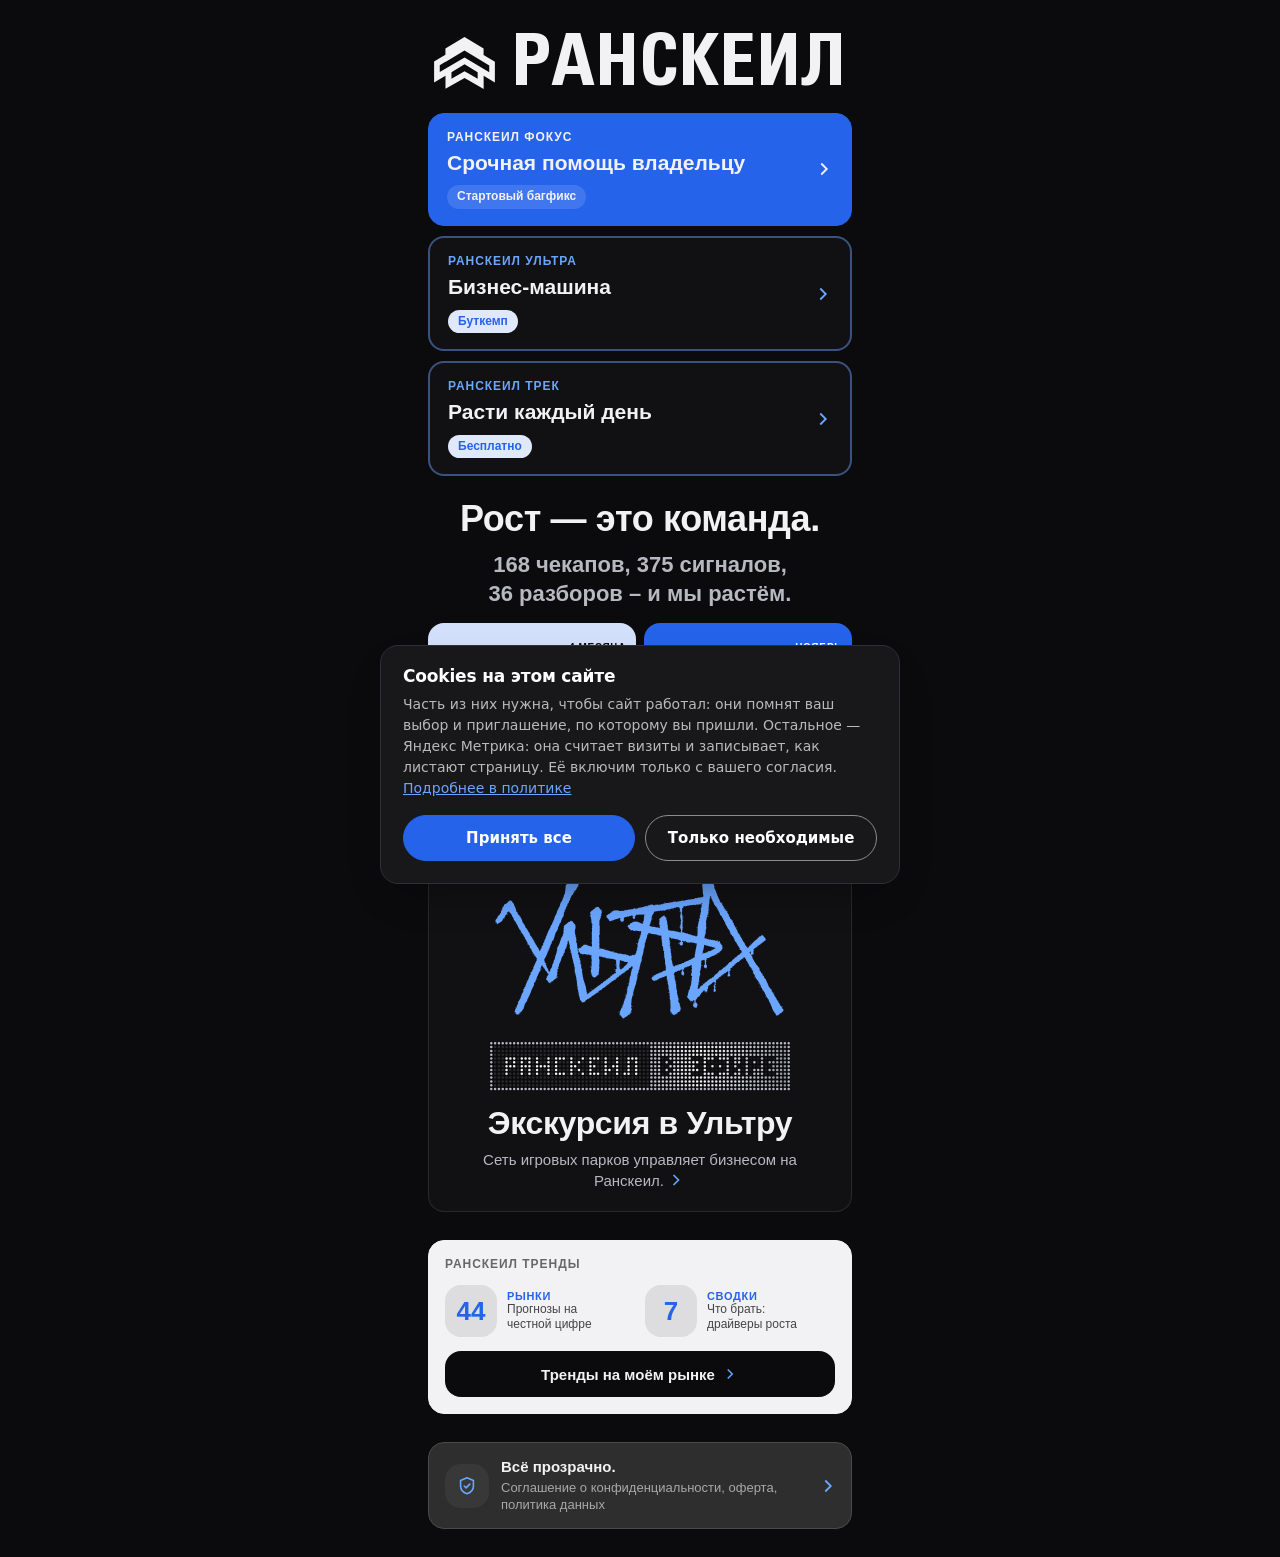
<file: index.html>
<!DOCTYPE html>
<html lang="ru">
<head>
  <meta charset="utf-8">
  <title>Ранскеил</title>
  <meta name="robots" content="noindex">
  <link rel="icon" href="/favicon.svg" type="image/svg+xml">
  <link rel="icon" href="/favicon.png" sizes="32x32" type="image/png">
  <link rel="apple-touch-icon" href="/apple-touch-icon.png">
  <script>
    location.replace('/launch/' + location.search + location.hash)
  </script>
</head>
<body>
  <p><a href="/launch/">Ранскеил</a></p>
</body>
</html>
</file>
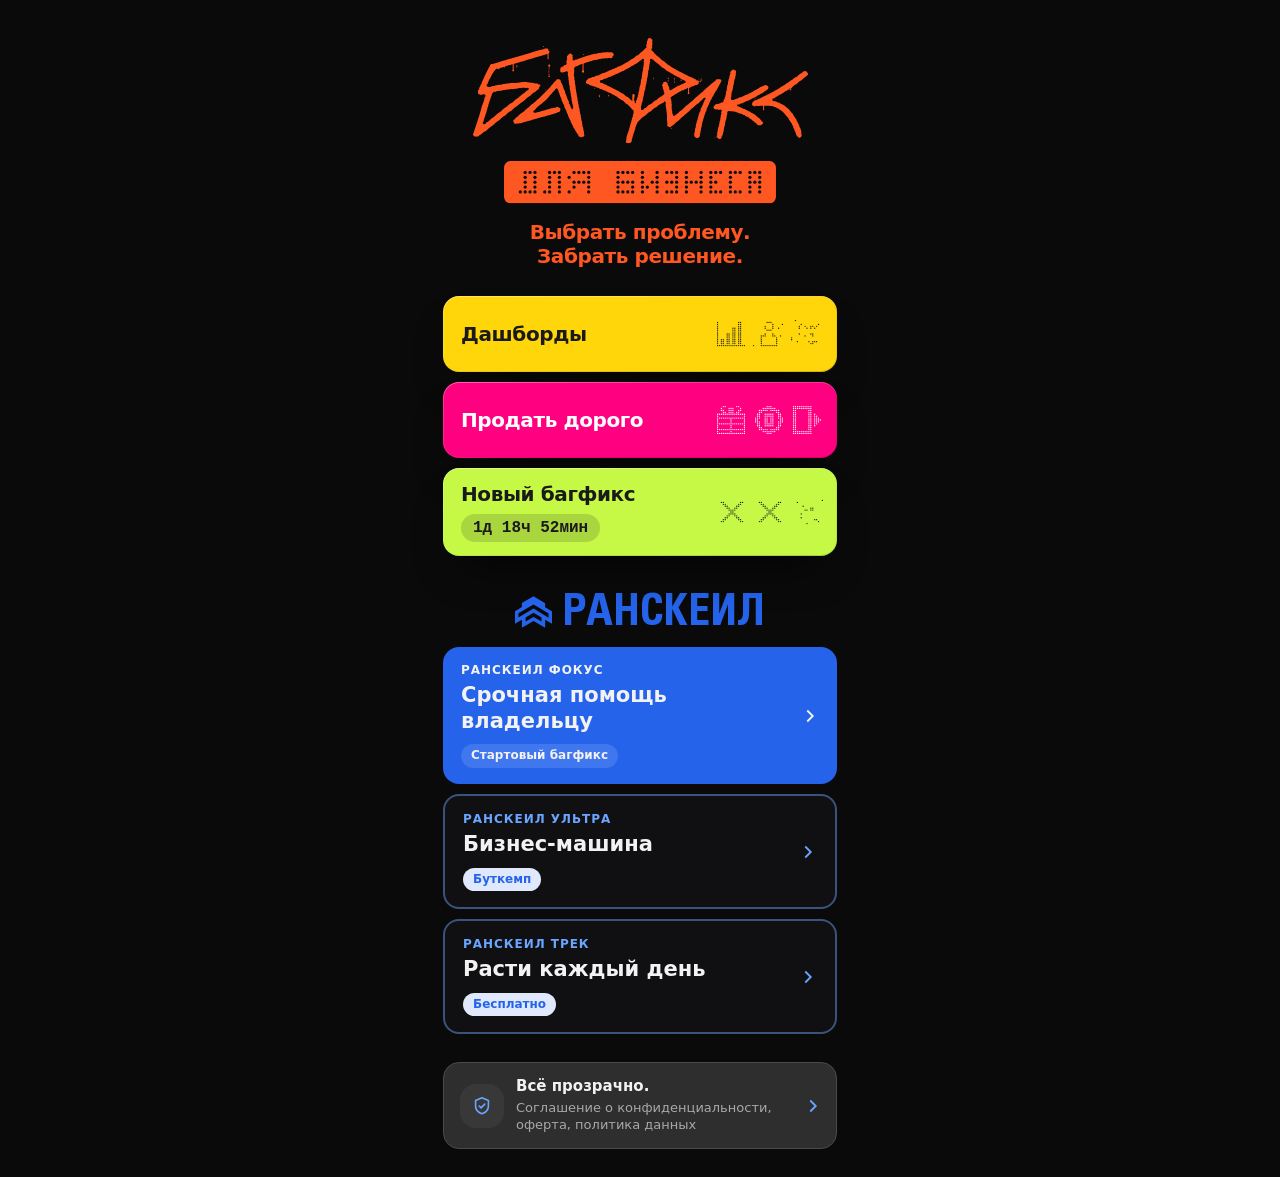
<file: bugfix/index.html>
<!DOCTYPE html>
<html lang="ru">
<head>
  <meta charset="utf-8">
  <meta name="viewport" content="width=device-width, initial-scale=1, viewport-fit=cover">
  <title>Багфикс для бизнеса</title>
  <meta name="robots" content="noindex">
  <meta name="theme-color" content="#0A0A0A">
  <link rel="icon" href="/favicon.svg" type="image/svg+xml">
  <link rel="icon" href="/favicon.png" sizes="32x32" type="image/png">
  <link rel="apple-touch-icon" href="/apple-touch-icon.png">
  <style>
    :root {
      --bg: #0A0A0A;
      --surface: #2E2E2E;
      --surface-2: #383838;
      --sheet: #242424;
      --text: #F2F2F2;
      --text-secondary: #C4C4C4;
      --text-muted: #A8A8A8;
      --action: #2563EB;
      --action-ink: #FFFFFF;
      --action-text: #6AA5FF;
      --negative: #FF5C4D;
      --mark: #FF5722;
      --rim-glow: rgba(255, 255, 255, 0.22);
      --rim-shade: rgba(28, 27, 24, 0.10);
      --card-shadow: 0 24px 48px -24px rgba(0, 0, 0, 0.9);
      --scrim: rgba(0, 0, 0, 0.6);
      color-scheme: dark;
    }
    * { box-sizing: border-box; }
    html, body { margin: 0; background: var(--bg); color: var(--text); }
    body {
      min-height: 100vh;
      font-family: -apple-system, BlinkMacSystemFont, "SF Pro Text", system-ui, sans-serif;
      font-size: 17px;
      -webkit-font-smoothing: antialiased;
    }
    .page {
      width: min(430px, 100%);
      margin: 0 auto;
      padding: max(28px, env(safe-area-inset-top)) 18px max(28px, env(safe-area-inset-bottom));
    }
    h1 {
      margin: 8px 0 0;
      display: flex;
      flex-direction: column;
      align-items: center;
      gap: 16px;
    }
    .mark {
      display: block;
      width: min(100%, 340px);
      aspect-ratio: 1368 / 440;
      background: var(--mark);
      -webkit-mask: url("znak.svg") center / contain no-repeat;
      mask: url("znak.svg") center / contain no-repeat;
    }
    .forbiz { display: block; width: min(80%, 272px); }
    .forbiz svg { display: block; width: 100%; height: auto; }
    .lead {
      margin: 16px 0 28px;
      text-align: center;
      color: var(--mark);
      font-size: 20px;
      font-weight: 600;
      letter-spacing: -0.02em;
      line-height: 1.2;
    }
    .stack { display: flex; flex-direction: column; gap: 10px; }
    .plaque {
      position: relative;
      display: flex;
      align-items: center;
      justify-content: space-between;
      gap: 10px;
      width: 100%;
      min-height: 76px;
      padding: 14px 14px 14px 18px;
      border: 0;
      border-radius: 16px;
      background: var(--hue);
      color: var(--ink);
      font: inherit;
      text-align: left;
      cursor: pointer;
      box-shadow:
        inset 0 1px 0 var(--rim-glow),
        inset 0 -1px 0 var(--rim-shade),
        var(--card-shadow);
      -webkit-tap-highlight-color: transparent;
    }
    .plaque::after {
      content: '';
      position: absolute;
      inset: 0;
      border-radius: inherit;
      padding: 1px;
      background: linear-gradient(150deg, var(--rim-glow) 0%, rgba(255, 255, 255, 0) 45%, var(--rim-shade) 100%);
      -webkit-mask: linear-gradient(#000 0 0) content-box, linear-gradient(#000 0 0);
      mask: linear-gradient(#000 0 0) content-box, linear-gradient(#000 0 0);
      -webkit-mask-composite: xor;
      mask-composite: exclude;
      pointer-events: none;
    }
    .plaque:focus-visible { outline: 2px solid currentColor; outline-offset: 2px; }
    .plaque-copy { flex: 1; min-width: 0; }
    .plaque-line { display: flex; flex-wrap: wrap; align-items: center; gap: 8px; }
    .plaque b {
      font-size: 20px;
      font-weight: 600;
      letter-spacing: -0.02em;
      line-height: 1.2;
    }
    .when {
      flex: none;
      align-self: center;
      display: inline-flex;
      align-items: center;
      padding: 6px 12px;
      border-radius: 999px;
      background: color-mix(in srgb, var(--ink) 16%, transparent);
      font-family: ui-monospace, "SF Mono", Menlo, Consolas, monospace;
      font-size: 16px;
      font-weight: 600;
      letter-spacing: 0;
      line-height: 1;
      white-space: nowrap;
      font-variant-numeric: tabular-nums;
    }
    @font-face {
      font-family: 'Ranscale Display';
      src: url('../fonts/UniversLTCYR-67BoldCond.woff2') format('woff2');
      font-weight: 700;
      font-display: swap;
    }
    .brand {
      display: flex;
      justify-content: center;
      align-items: center;
      gap: 0.22em;
      margin: 40px 0 18px;
      color: var(--action);
      font-family: 'Ranscale Display', 'Arial Narrow', Impact, sans-serif;
      font-size: 44px;
      font-weight: 700;
      line-height: 0.76;
    }
    .brand i {
      display: block;
      height: 0.73em;
      width: calc(0.73em * 1080 / 923.72);
      background: currentColor;
      -webkit-mask: url('../brand/runscale_chevron.svg') center / contain no-repeat;
      mask: url('../brand/runscale_chevron.svg') center / contain no-repeat;
    }
    .doors { display: flex; flex-direction: column; gap: 10px; margin-top: 0; }
    .door {
      display: flex;
      align-items: center;
      gap: 12px;
      padding: 16px 16px 16px 18px;
      border-radius: 16px;
      color: var(--text);
      text-decoration: none;
      -webkit-tap-highlight-color: transparent;
    }
    .door--fill { background: var(--action); }
    .door--line { background: rgba(20, 20, 24, 0.72); border: 2px solid color-mix(in srgb, var(--action-text) 45%, transparent); }
    .door-body { flex: 1; min-width: 0; display: flex; flex-direction: column; align-items: flex-start; gap: 6px; }
    .door-label { font-size: 12px; font-weight: 700; letter-spacing: 0.08em; text-transform: uppercase; }
    .door--line .door-label { color: var(--action-text); }
    .door-name { font-size: 21px; font-weight: 700; line-height: 1.22; }
    .door-badge { margin-top: 4px; padding: 4px 10px; border-radius: 999px; font-size: 12px; font-weight: 600; line-height: 1.3; }
    .door--fill .door-badge { background: rgba(255, 255, 255, 0.12); color: var(--text); }
    .door--line .door-badge { background: color-mix(in srgb, var(--action) 14%, #fff); color: var(--action); }
    .door-go { flex: none; width: 22px; height: 22px; }
    .door--line .door-go { color: var(--action-text); }
    .clear {
      display: grid;
      grid-template-columns: 44px minmax(0, 1fr) 18px;
      gap: 12px;
      align-items: center;
      width: 100%;
      margin-top: 18px;
      text-align: left;
      border: 1px solid #4a4a4a;
      border-radius: 16px;
      background: #2e2e2e;
      color: #f2f2f2;
      padding: 14px 16px;
      font: inherit;
      cursor: pointer;
    }
    .clear-ic { width: 44px; height: 44px; border-radius: 16px; background: #383838; display: grid; place-items: center; color: #6aa5ff; }
    .clear-ic svg, .clear-go { width: 22px; height: 22px; }
    .clear-go { color: #6aa5ff; }
    .clear b { display: block; font-size: 15px; font-weight: 700; line-height: 1.3; }
    .clear small { display: block; margin-top: 2px; font-size: 13px; line-height: 1.35; color: #a8a8a8; }
    .docs-list { display: flex; flex-direction: column; gap: 8px; margin-top: 8px; }
    .docs-list a {
      display: block;
      padding: 14px 16px;
      border-radius: 16px;
      background: var(--surface-2);
      color: var(--text);
      text-decoration: none;
      font-size: 16px;
      font-weight: 600;
    }
    .glyphs { display: flex; align-items: center; gap: 6px; flex: none; color: var(--ink); }
    .glyphs svg { width: 32px; height: 32px; display: block; overflow: visible; }
    .stage { display: flex; justify-content: center; margin: 28px 0 14px; color: var(--ink, var(--text)); }
    .sheet-when { display: flex; justify-content: center; margin: 0 0 18px; }
    .sheet-when[hidden] { display: none; }
    .stage svg { display: block; overflow: visible; }
    .modal {
      position: fixed;
      inset: 0;
      z-index: 80;
      display: flex;
      align-items: flex-end;
      justify-content: center;
    }
    .modal[hidden] { display: none; }
    .scrim { position: absolute; inset: 0; background: var(--scrim); }
    .panel {
      position: relative;
      width: min(100%, 430px);
      max-height: 92dvh;
      margin-top: auto;
      overflow: auto;
      overscroll-behavior: contain;
      background: var(--hue, var(--sheet));
      color: var(--ink, var(--text));
      border-radius: 20px 20px 0 0;
      padding: 10px 20px max(20px, env(safe-area-inset-bottom));
      will-change: transform;
    }
    .grab {
      display: block;
      width: 36px;
      height: 5px;
      margin: 2px auto 6px;
      border-radius: 999px;
      background: color-mix(in srgb, currentColor 35%, transparent);
    }
    .x {
      position: absolute;
      top: 16px;
      right: 16px;
      width: 44px;
      height: 44px;
      border: 0;
      border-radius: 12px;
      background: color-mix(in srgb, var(--ink, var(--text)) 14%, transparent);
      color: var(--ink, var(--text));
      display: grid;
      place-items: center;
      cursor: pointer;
    }
    .x svg { width: 22px; height: 22px; }
    .x:focus-visible, .btn:focus-visible { outline: 2px solid currentColor; outline-offset: 2px; }
    .sr {
      position: absolute;
      width: 1px;
      height: 1px;
      padding: 0;
      margin: -1px;
      overflow: hidden;
      clip: rect(0, 0, 0, 0);
      white-space: nowrap;
      border: 0;
    }
    .acts { display: flex; flex-direction: column; gap: 8px; }
    .btn {
      display: flex;
      align-items: center;
      justify-content: center;
      gap: 8px;
      width: 100%;
      min-height: 52px;
      border: 0;
      border-radius: 16px;
      font: inherit;
      font-size: 17px;
      font-weight: 600;
      cursor: pointer;
      -webkit-tap-highlight-color: transparent;
    }
    .btn-copy {
      background: var(--ink);
      color: var(--hue);
      box-shadow: inset 0 1px 0 rgba(255, 255, 255, 0.28), inset 0 -1px 0 rgba(0, 0, 0, 0.28);
    }
    .copy-mark { display: block; flex: none; }
    .copy-mark[hidden] { display: none; }
    .btn-dl {
      background: color-mix(in srgb, var(--ink) 14%, transparent);
      color: var(--ink);
      box-shadow: inset 0 1px 0 rgba(255, 255, 255, 0.28), inset 0 -1px 0 rgba(0, 0, 0, 0.12);
    }
    .md {
      border-radius: 4px;
      padding: 2px 6px;
      background: var(--ink);
      color: var(--hue);
      font-size: 11px;
      font-weight: 650;
      letter-spacing: 0.04em;
      line-height: 1.3;
    }
    .acts[hidden] { display: none; }
    .note {
      min-height: 0;
      margin: 8px 0 0;
      text-align: center;
      font-size: 13px;
      color: var(--negative);
    }
    .note:empty { display: none; }
  </style>
</head>
<body>
  <main class="page">
    <h1>
      <span class="mark" role="img" aria-label="Багфикс"></span>
      <span class="forbiz" id="forbiz"></span>
    </h1>
    <p class="lead">Выбрать проблему.<br>Забрать решение.</p>
    <div class="stack" id="stack"></div>
    <div class="brand" role="img" aria-label="Ранскеил"><i></i>РАНСКЕИЛ</div>
    <nav class="doors" aria-label="Как начать">
      <a class="door door--fill" data-door="focus">
        <span class="door-body"><span class="door-label">Ранскеил Фокус</span><span class="door-name">Срочная помощь владельцу</span><span class="door-badge">Стартовый багфикс</span></span>
        <svg class="door-go" viewBox="0 0 24 24" fill="none" stroke="currentColor" stroke-width="2" aria-hidden="true"><path d="M9 6l6 6-6 6"/></svg>
      </a>
      <a class="door door--line" data-door="ultra">
        <span class="door-body"><span class="door-label">Ранскеил Ультра</span><span class="door-name">Бизнес-машина</span><span class="door-badge">Буткемп</span></span>
        <svg class="door-go" viewBox="0 0 24 24" fill="none" stroke="currentColor" stroke-width="2" aria-hidden="true"><path d="M9 6l6 6-6 6"/></svg>
      </a>
      <a class="door door--line" data-door="track">
        <span class="door-body"><span class="door-label">Ранскеил Трек</span><span class="door-name">Расти каждый день</span><span class="door-badge">Бесплатно</span></span>
        <svg class="door-go" viewBox="0 0 24 24" fill="none" stroke="currentColor" stroke-width="2" aria-hidden="true"><path d="M9 6l6 6-6 6"/></svg>
      </a>
      <button type="button" class="clear" id="docs-open">
        <span class="clear-ic" aria-hidden="true"><svg viewBox="0 0 24 24" fill="none" stroke="currentColor" stroke-width="1.75" stroke-linecap="round" stroke-linejoin="round"><path d="M12 3 5 6v6c0 4.2 2.7 7.1 7 8.5 4.3-1.4 7-4.3 7-8.5V6l-7-3z"/><path d="m9 12 2 2 4-4"/></svg></span>
        <span><b>Всё прозрачно.</b><small>Соглашение о конфиденциальности, оферта, политика данных</small></span>
        <svg class="clear-go" viewBox="0 0 24 24" fill="none" stroke="currentColor" stroke-width="2" aria-hidden="true"><path d="M9 6l6 6-6 6"/></svg>
      </button>
    </nav>
  </main>

  <div class="modal" id="modal" hidden>
    <div class="scrim" data-close></div>
    <section class="panel" role="dialog" aria-modal="true" aria-labelledby="reel-title">
      <span class="grab" aria-hidden="true"></span>
      <button type="button" class="x" id="close" aria-label="Закрыть">
        <svg viewBox="0 0 24 24" aria-hidden="true"><path d="M6 6l12 12M18 6L6 18" fill="none" stroke="currentColor" stroke-width="2" stroke-linecap="round"/></svg>
      </button>
      <div class="stage" id="stage"></div>
      <h2 id="reel-title" class="sr"></h2>
      <div class="sheet-when" id="sheet-when" hidden><span class="when" id="sheet-when-label"></span></div>
      <div class="acts">
        <button type="button" class="btn btn-copy" id="copy"><span id="copy-label">Забрать багфикс</span><svg class="copy-mark" id="copy-mark" viewBox="0 0 23 17" width="23" height="17" hidden aria-hidden="true"></svg></button>
        <button type="button" class="btn btn-dl" id="download"><span class="lbl">Скачать</span><span class="md">MD</span></button>
      </div>
      <p class="note" id="note"></p>
    </section>
  </div>

  <div class="modal" id="docs" hidden>
    <div class="scrim" data-close></div>
    <section class="panel" role="dialog" aria-modal="true" aria-labelledby="docs-title">
      <span class="grab" aria-hidden="true"></span>
      <button type="button" class="x" id="docs-close" aria-label="Закрыть">
        <svg viewBox="0 0 24 24" aria-hidden="true"><path d="M6 6l12 12M18 6L6 18" fill="none" stroke="currentColor" stroke-width="2" stroke-linecap="round"/></svg>
      </button>
      <h2 id="docs-title" style="margin:36px 0 16px;text-align:center;font-size:28px;font-weight:800;letter-spacing:-0.03em">Всё прозрачно.</h2>
      <div class="docs-list">
        <a href="https://ultra.runscale.ru/terms" target="_blank" rel="noopener noreferrer">Условия использования</a>
        <a href="https://ultra.runscale.ru/confidentiality" target="_blank" rel="noopener noreferrer">Соглашение о конфиденциальности</a>
        <a href="https://ultra.runscale.ru/policy" target="_blank" rel="noopener noreferrer">Политика обработки данных</a>
        <a href="https://ultra.runscale.ru/consent" target="_blank" rel="noopener noreferrer">Согласие на обработку данных</a>
        <a href="https://ultra.runscale.ru/offer" target="_blank" rel="noopener noreferrer">Оферта Ранскеил Фокус</a>
        <a href="mailto:info@runscale.ru">info@runscale.ru</a>
      </div>
    </section>
  </div>

  <script>
    const N = 17
    const STEP = 3
    const R = 1
    const STILL = window.matchMedia('(prefers-reduced-motion: reduce)').matches
    const LETTERS = {
      'А': ['111', '101', '111', '101', '101'],
      'Б': ['1111', '1000', '1111', '1001', '1111'],
      'В': ['110', '101', '110', '101', '110'],
      'Д': ['0111', '0101', '0101', '0101', '1111'],
      'Г': ['111', '100', '100', '100', '100'],
      'Е': ['111', '100', '110', '100', '111'],
      'И': ['1001', '1001', '1011', '1101', '1001'],
      'К': ['1001', '1010', '1100', '1010', '1001'],
      'Л': ['0111', '0101', '0101', '0101', '1101'],
      'Н': ['1001', '1001', '1111', '1001', '1001'],
      'О': ['111', '101', '101', '101', '111'],
      'П': ['1111', '1001', '1001', '1001', '1001'],
      'Ь': ['1000', '1000', '1111', '1001', '1111'],
      'Р': ['111', '101', '111', '100', '100'],
      'С': ['111', '100', '100', '100', '111'],
      'Ф': ['00100', '11111', '10101', '11111', '00100'],
      'Ш': ['10101', '10101', '10101', '10101', '11111'],
      'Э': ['111', '001', '011', '001', '111'],
      'Ы': ['10001', '10001', '11101', '10101', '11101'],
      'Й': ['0110', '1001', '1011', '1101', '1001'],
      'Ч': ['1001', '1001', '1111', '0001', '0001'],
      'Я': ['01111', '10001', '01111', '01001', '10001'],
      'З': ['111', '001', '111', '001', '111'],
      'Т': ['111', '010', '010', '010', '010'],
      '-': ['000', '000', '111', '000', '000'],
    }

    const ICONS = {
      chart: [[1,2],[1,3],[1,4],[1,5],[1,6],[1,7],[1,8],[1,9],[1,10],[1,11],[1,12],[1,13],[1,14],[2,14],[3,11],[3,12],[3,13],[3,14],[4,11],[4,12],[4,13],[4,14],[5,14],[6,8],[6,9],[6,10],[6,11],[6,12],[6,13],[6,14],[7,8],[7,9],[7,10],[7,11],[7,12],[7,13],[7,14],[8,14],[9,5],[9,6],[9,7],[9,8],[9,9],[9,10],[9,11],[9,12],[9,13],[9,14],[10,5],[10,6],[10,7],[10,8],[10,9],[10,10],[10,11],[10,12],[10,13],[10,14],[11,14],[12,2],[12,3],[12,4],[12,5],[12,6],[12,7],[12,8],[12,9],[12,10],[12,11],[12,12],[12,13],[12,14],[13,2],[13,3],[13,4],[13,5],[13,6],[13,7],[13,8],[13,9],[13,10],[13,11],[13,12],[13,13],[13,14],[14,14],[15,14]],
      person: [[4,10],[4,11],[4,12],[4,13],[4,14],[5,9],[5,14],[6,3],[6,4],[6,5],[6,8],[6,9],[6,14],[7,2],[7,6],[7,14],[8,2],[8,6],[8,14],[9,2],[9,6],[9,14],[10,3],[10,4],[10,5],[10,8],[10,9],[10,14],[11,9],[11,14],[12,10],[12,11],[12,12],[12,13],[12,14]],
      answers: [[3,4],[3,5],[3,8],[3,9],[3,12],[3,13],[4,4],[4,5],[4,8],[4,9],[4,12],[4,13],[7,4],[7,5],[7,8],[7,9],[7,12],[7,13],[8,4],[8,5],[8,8],[8,9],[8,12],[8,13],[9,4],[9,5],[9,8],[9,9],[9,12],[9,13],[10,4],[10,5],[10,8],[10,9],[10,12],[10,13],[11,4],[11,5],[11,8],[11,9],[11,12],[11,13],[12,4],[12,5],[12,8],[12,9],[12,12],[12,13],[13,4],[13,5],[13,8],[13,9],[13,12],[13,13]],
      x: [[3,3],[4,3],[3,13],[4,13],[4,4],[5,4],[4,12],[5,12],[5,5],[6,5],[5,11],[6,11],[6,6],[7,6],[6,10],[7,10],[7,7],[8,7],[7,9],[8,9],[8,8],[9,8],[9,9],[10,9],[9,7],[10,7],[10,10],[11,10],[10,6],[11,6],[11,11],[12,11],[11,5],[12,5],[12,12],[13,12],[12,4],[13,4],[13,13],[14,13],[13,3],[14,3]],
      gift: [[4,1],[5,1],[11,1],[12,1],[3,2],[7,2],[8,2],[9,2],[13,2],[3,3],[4,3],[7,3],[8,3],[9,3],[12,3],[13,3],[4,4],[5,4],[7,4],[8,4],[9,4],[11,4],[12,4],[1,5],[2,5],[3,5],[4,5],[5,5],[6,5],[7,5],[8,5],[9,5],[10,5],[11,5],[12,5],[13,5],[14,5],[15,5],[1,6],[15,6],[1,7],[2,7],[3,7],[4,7],[5,7],[6,7],[7,7],[8,7],[9,7],[10,7],[11,7],[12,7],[13,7],[14,7],[15,7],[1,8],[8,8],[15,8],[1,9],[8,9],[15,9],[1,10],[2,10],[3,10],[4,10],[5,10],[6,10],[7,10],[8,10],[9,10],[10,10],[11,10],[12,10],[13,10],[14,10],[15,10],[1,11],[8,11],[15,11],[1,12],[8,12],[15,12],[1,13],[2,13],[3,13],[4,13],[5,13],[6,13],[7,13],[8,13],[9,13],[10,13],[11,13],[12,13],[13,13],[14,13],[15,13],[1,14],[8,14],[15,14],[1,15],[2,15],[3,15],[4,15],[5,15],[6,15],[7,15],[8,15],[9,15],[10,15],[11,15],[12,15],[13,15],[14,15],[15,15]],
      coin: [[7,1],[8,1],[9,1],[5,2],[6,2],[7,2],[8,2],[9,2],[10,2],[11,2],[3,3],[4,3],[5,3],[6,3],[7,3],[9,3],[10,3],[11,3],[12,3],[13,3],[3,4],[4,4],[12,4],[13,4],[2,5],[3,5],[6,5],[7,5],[8,5],[9,5],[10,5],[13,5],[14,5],[2,6],[3,6],[6,6],[7,6],[8,6],[9,6],[10,6],[13,6],[14,6],[1,7],[2,7],[3,7],[6,7],[7,7],[9,7],[10,7],[13,7],[14,7],[15,7],[1,8],[2,8],[6,8],[7,8],[9,8],[10,8],[14,8],[15,8],[1,9],[2,9],[3,9],[6,9],[7,9],[9,9],[10,9],[13,9],[14,9],[15,9],[2,10],[3,10],[6,10],[7,10],[8,10],[9,10],[10,10],[13,10],[14,10],[2,11],[3,11],[6,11],[7,11],[8,11],[9,11],[10,11],[13,11],[14,11],[3,12],[4,12],[12,12],[13,12],[3,13],[4,13],[5,13],[6,13],[7,13],[9,13],[10,13],[11,13],[12,13],[13,13],[5,14],[6,14],[7,14],[8,14],[9,14],[10,14],[11,14],[7,15],[8,15],[9,15]],
      door: [[1,1],[2,1],[3,1],[4,1],[5,1],[6,1],[7,1],[8,1],[9,1],[10,1],[1,2],[2,2],[3,2],[4,2],[5,2],[6,2],[7,2],[8,2],[9,2],[10,2],[1,3],[2,3],[9,3],[10,3],[1,4],[2,4],[9,4],[10,4],[1,5],[2,5],[9,5],[10,5],[12,5],[1,6],[2,6],[9,6],[10,6],[12,6],[13,6],[1,7],[2,7],[9,7],[10,7],[12,7],[13,7],[14,7],[1,8],[2,8],[9,8],[10,8],[12,8],[13,8],[14,8],[15,8],[1,9],[2,9],[9,9],[10,9],[12,9],[13,9],[14,9],[1,10],[2,10],[9,10],[10,10],[12,10],[13,10],[1,11],[2,11],[9,11],[10,11],[12,11],[1,12],[2,12],[9,12],[10,12],[1,13],[2,13],[9,13],[10,13],[1,14],[2,14],[3,14],[4,14],[5,14],[6,14],[7,14],[8,14],[9,14],[10,14],[1,15],[2,15],[3,15],[4,15],[5,15],[6,15],[7,15],[8,15],[9,15],[10,15]]
    }

    const SERIES = [
      {
        id: 'dashboards',
        name: 'Дашборды',
        word: 'ДАШБОРДЫ',
        hue: '#FFD60A',
        ink: '#1a1a1a',
        file: 'дашборды.md',
        icons: ['chart', 'person', 'answers'],
        md: [
          '# Дашборды не стратегия',
          '',
          'Не решайте проблемы бизнеса в дашбордах.',
          '',
          'Дашборд живёт прошлым. Кладбище фактов — не говорит, что нужно сделать сегодня.',
          '',
          'Баг здесь: процесс не идёт вперёд, если у метрики нет человека, который принимает по ней решение.',
          '',
          'Простой вопрос: какое решение в компании стало проще из-за метрики в дашборде?',
          '',
          'У каждого графика назвать причину, ради которой его собрали.',
          '',
          'Кто отвечает, и как часто он принимает решение на базе метрики.',
          '',
          'Итого три ответа: что сделать сегодня, кто отвечает и как часто.',
          '',
          'Красивый дашборд для этого не нужен.',
          '',
          'Точно в таком порядке: сначала решение, потом данные, потом технология.',
        ].join('\n'),
      },
      {
        id: 'prodat',
        name: 'Продать дорого',
        word: 'ПРОДАТЬ ДОРОГО',
        hue: '#FF0080',
        ink: '#ffffff',
        file: 'продать-дорого.md',
        icons: ['gift', 'coin', 'door'],
        md: [
          '# Продать дорого',
          '',
          'Не продавать бизнес, который нельзя купить.',
          '',
          'Процессы не продаются.',
          '',
          'Бизнес без системы не покупают — его забирают за копейки.',
          '',
          'Баг здесь: продавать бизнес, чтобы сбежать из операционки и старых проблем.',
          '',
          'Простой вопрос: цель — заработать или страх потерять то, что есть?',
          '',
          'Убрать шум, оценить риски, сделать план и запустить систему.',
          '',
          'Назвать свою максимальную цену выхода в нужный момент.',
          '',
          'Понять реальную ценность. Определить цену выхода. Усилить бизнес и продать позже.',
          '',
          'Выход из бизнеса как побег — плохая сделка. Сначала система и цена, потом продажа.',
          '',
          'Строго в таком порядке: понять, что продаётся, определить цену, решить — усиливать или выходить.',
        ].join('\n'),
      },
      {
        id: 'sklad',
        name: 'Новый багфикс',
        word: 'НОВЫЙ БАГФИКС',
        hue: '#C5F946',
        ink: '#1a1a1a',
        until: '2026-12-01T00:00:00+04:00',
        icons: ['x', 'x', 'x'],
      },
    ]

    const TAIL = [
      '',
      '---',
      '',
      'Багфикс для бизнеса — короткая починка из ролика: выбрать проблему, забрать решение и применить сразу, без «напиши слово в директ».',
      '',
      'Ранскеил — система роста для владельца. Честная цифра, сигналы и решения. Фокус — срочная помощь. Ультра — бизнес-машина. Трек — расти каждый день.',
      '',
      'https://x.gderost.ru/',
      '',
    ].join('\n')
    SERIES.forEach(function (item) {
      if (item.md) item.md = item.md.replace(/\n*$/, '') + '\n' + TAIL
    })

    function rng(seed) {
      let s = seed >>> 0
      return function () {
        s = (Math.imul(1664525, s) + 1013904223) >>> 0
        return s / 4294967296
      }
    }
    function shuffle(list, seed) {
      const a = list.slice()
      const rand = rng(seed)
      for (let i = a.length - 1; i > 0; i--) {
        const j = Math.floor(rand() * (i + 1))
        const t = a[i]
        a[i] = a[j]
        a[j] = t
      }
      return a
    }

    const NS = 'http://www.w3.org/2000/svg'
    const SIZE = (N - 1) * STEP + 2 * R
    const GAP = 2
    const FRAME = 1000 / 30
    const AP = 16 * FRAME
    const PAUSE = 2000
    const PERIOD = AP + PAUSE
    const plays = []

    function hash(str) {
      let h = 2166136261
      for (let i = 0; i < str.length; i++) h = Math.imul(h ^ str.charCodeAt(i), 16777619)
      return h >>> 0
    }

    function circleAt(gx, gy) {
      const c = document.createElementNS(NS, 'circle')
      c.setAttribute('cx', gx * STEP + R)
      c.setAttribute('cy', gy * STEP + R)
      c.setAttribute('r', R)
      c.setAttribute('fill', 'transparent')
      return c
    }

    function sparksOf(svg) {
      const sparks = []
      for (let k = 0; k < 5; k++) {
        const c = circleAt(0, 0)
        svg.appendChild(c)
        sparks.push(c)
      }
      return sparks
    }

    function mountPlaque(host, item) {
      host.replaceChildren()
      const actors = item.icons.map(function (name, i) {
        const svg = document.createElementNS(NS, 'svg')
        svg.setAttribute('viewBox', '0 0 ' + SIZE + ' ' + SIZE)
        svg.setAttribute('width', SIZE)
        svg.setAttribute('height', SIZE)
        svg.setAttribute('aria-hidden', 'true')
        const dots = ICONS[name].map(function (p) {
          const c = circleAt(p[0], p[1])
          svg.appendChild(c)
          return { el: c, at: p[0] + ',' + p[1] }
        })
        host.appendChild(svg)
        return { key: item.id + ':' + name + ':' + i, cells: ICONS[name], dots: dots, sparks: sparksOf(svg), ox: 0, oy: 0, total: ICONS[name].length, cycle: -1, rank: {} }
      })
      plays.push({ actors: actors })
    }

    function count(ms, start, total) {
      if (ms < start || !total) return 0
      if (ms >= start + AP) return total
      const frame = ms / FRAME
      const startF = start / FRAME
      return Math.max(1, Math.round(total * (frame - startF + 1) / 16))
    }

    function paint(play, now) {
      play.actors.forEach(function (actor) {
        const shifted = (STILL ? AP : now) + (hash(actor.key) % PERIOD)
        const cycle = Math.floor(shifted / PERIOD)
        const local = shifted - cycle * PERIOD
        if (actor.cycle !== cycle) {
          const order = shuffle(actor.cells, hash(actor.key + ':' + cycle) ^ 20261120)
          actor.rank = {}
          order.forEach(function (p, i) { actor.rank[p[0] + ',' + p[1]] = i })
          actor.cycle = cycle
        }
        const n = STILL || local >= AP ? actor.total : count(local, 0, actor.total)
        const shown = {}
        actor.dots.forEach(function (d) {
          const on = actor.rank[d.at] < n
          d.el.setAttribute('fill', on ? 'currentColor' : 'transparent')
          if (on) shown[d.at] = true
        })
        const live = !STILL && n > 0 && n < actor.total
        if (!live) {
          actor.sparks.forEach(function (el) { el.setAttribute('fill', 'transparent') })
          return
        }
        const pool = []
        for (let y = 0; y < N; y++) {
          for (let x = 0; x < N; x++) if (!shown[x + ',' + y]) pool.push([x, y])
        }
        const frame = Math.floor(local / FRAME)
        const bag = shuffle(pool, hash(actor.key) + Math.floor(frame / 2))
        actor.sparks.forEach(function (el, k) {
          const p = bag[k]
          if (!p) {
            el.setAttribute('fill', 'transparent')
            return
          }
          el.setAttribute('cx', (actor.ox + p[0]) * STEP + R + (actor.px || 0))
          el.setAttribute('cy', (actor.oy + p[1]) * STEP + R + (actor.py || 0))
          el.setAttribute('fill', 'currentColor')
        })
      })
    }

    function tick(now) {
      plays.forEach(function (play) { paint(play, now) })
      if (!STILL) requestAnimationFrame(tick)
    }
    requestAnimationFrame(tick)

    const stack = document.getElementById('stack')
    const modal = document.getElementById('modal')
    const stage = document.getElementById('stage')
    const panel = document.querySelector('.panel')
    const acts = document.querySelector('.acts')
    const note = document.getElementById('note')
    const copyBtn = document.getElementById('copy')
    const downloadBtn = document.getElementById('download')
    const downloadLabel = downloadBtn.querySelector('.lbl')
    let current = null
    let modalPlay = null
    const clocks = []

    const HOLD = 3 * 24 * 60 * 60 * 1000
    function due(until) {
      let t = new Date(until).getTime()
      if (!t) return Date.now()
      const now = Date.now()
      if (t > now) return t
      return t + (Math.floor((now - t) / HOLD) + 1) * HOLD
    }
    function remain(until) {
      let ms = due(until) - Date.now()
      if (ms < 0) ms = 0
      const min = Math.floor(ms / 60000)
      const d = Math.floor(min / 1440)
      const h = Math.floor((min % 1440) / 60)
      const m = min % 60
      return d + 'д ' + h + 'ч ' + m + 'мин'
    }

    function paintClocks() {
      clocks.forEach(function (c) { c.el.textContent = remain(c.until) })
      if (current && current.until && !document.getElementById('sheet-when').hidden) {
        document.getElementById('sheet-when-label').textContent = remain(current.until)
      }
    }
    let copyTimer = 0
    let downloadTimer = 0

    SERIES.forEach(function (item) {
      const button = document.createElement('button')
      button.type = 'button'
      button.className = 'plaque'
      button.dataset.id = item.id
      button.style.setProperty('--hue', item.hue)
      button.style.setProperty('--ink', item.ink)
      const copy = document.createElement('span')
      copy.className = 'plaque-copy'
      const line = document.createElement('span')
      line.className = 'plaque-line'
      const name = document.createElement('b')
      name.textContent = item.name
      line.appendChild(name)
      if (item.until) {
        const badge = document.createElement('span')
        badge.className = 'when'
        badge.textContent = remain(item.until)
        clocks.push({ el: badge, until: item.until })
        line.appendChild(badge)
      }
      copy.appendChild(line)
      const icons = document.createElement('span')
      icons.className = 'glyphs'
      mountPlaque(icons, item)
      button.append(copy, icons)
      button.addEventListener('click', function () { open(item) })
      stack.appendChild(button)
    })
    paintClocks()
    setInterval(paintClocks, 30000)

    function wordCells(text) {
      const cells = []
      let x = 0
      for (const ch of text) {
        if (ch === ' ') { x += 4; continue }
        const rows = LETTERS[ch]
        if (!rows) continue
        const width = Math.max.apply(null, rows.map(function (row) { return row.length }))
        rows.forEach(function (row, y) {
          for (let c = 0; c < row.length; c++) if (row[c] === '1') cells.push([x + c, y])
        })
        x += width + 1
      }
      return { cells: cells, cols: Math.max(1, x - 1), rows: 5 }
    }

    function mountCutout(host, text) {
      const step = 6
      const r = 2
      const padX = 3
      const padY = 2
      const word = wordCells(text)
      const cols = word.cols + padX * 2
      const rowsN = word.rows + padY * 2
      const w = (cols - 1) * step + 2 * r
      const h = (rowsN - 1) * step + 2 * r
      const svg = document.createElementNS(NS, 'svg')
      svg.setAttribute('viewBox', '0 0 ' + w + ' ' + h)
      svg.setAttribute('role', 'img')
      svg.setAttribute('aria-label', 'для бизнеса')
      const mask = document.createElementNS(NS, 'mask')
      mask.setAttribute('id', 'forbiz-cut')
      const plate = document.createElementNS(NS, 'rect')
      plate.setAttribute('width', String(w))
      plate.setAttribute('height', String(h))
      plate.setAttribute('fill', '#fff')
      mask.appendChild(plate)
      word.cells.forEach(function (p) {
        const dot = document.createElementNS(NS, 'circle')
        dot.setAttribute('cx', (padX + p[0]) * step + r)
        dot.setAttribute('cy', (padY + p[1]) * step + r)
        dot.setAttribute('r', String(r))
        dot.setAttribute('fill', '#000')
        mask.appendChild(dot)
      })
      const defs = document.createElementNS(NS, 'defs')
      defs.appendChild(mask)
      svg.appendChild(defs)
      const rect = document.createElementNS(NS, 'rect')
      rect.setAttribute('width', String(w))
      rect.setAttribute('height', String(h))
      rect.setAttribute('rx', '8')
      rect.setAttribute('fill', '#FF5722')
      rect.setAttribute('mask', 'url(#forbiz-cut)')
      svg.appendChild(rect)
      host.replaceChildren(svg)
    }

    function plaquePitch() {
      const svg = document.querySelector('#forbiz svg')
      const box = svg && svg.viewBox.baseVal
      const rect = svg && svg.getBoundingClientRect()
      if (!box || !box.width || !rect || !rect.width) return { step: 6, r: 2 }
      const k = rect.width / box.width
      return { step: 6 * k, r: 2 * k }
    }

    function mountStage(host, item) {
      host.replaceChildren()
      const gap = GAP
      const pitch = plaquePitch()
      const word = wordCells(item.word)
      const wordW = (word.cols - 1) * pitch.step + 2 * pitch.r
      const wordH = (word.rows - 1) * pitch.step + 2 * pitch.r
      const iconCells = item.icons.length * N + Math.max(0, item.icons.length - 1) * gap
      const iconW = (iconCells - 1) * STEP + 2 * R
      const iconH = (N - 1) * STEP + 2 * R
      const gapY = Math.max(8, pitch.step * 2)
      const w = Math.max(iconW, wordW)
      const h = iconH + gapY + wordH
      const iconPx = (w - iconW) / 2
      const wordPx = (w - wordW) / 2
      const svg = document.createElementNS(NS, 'svg')
      svg.setAttribute('viewBox', '0 0 ' + w + ' ' + h)
      svg.style.width = 'min(100%, ' + w + 'px)'
      svg.style.height = 'auto'
      svg.setAttribute('aria-hidden', 'true')
      const actors = item.icons.map(function (name, i) {
        const x0 = i * (N + gap)
        const dots = ICONS[name].map(function (p) {
          const c = circleAt(x0 + p[0], p[1])
          c.setAttribute('cx', iconPx + (x0 + p[0]) * STEP + R)
          c.setAttribute('cy', p[1] * STEP + R)
          svg.appendChild(c)
          return { el: c, at: p[0] + ',' + p[1] }
        })
        return { key: item.id + ':' + name + ':' + i, cells: ICONS[name], dots: dots, sparks: sparksOf(svg), ox: x0, oy: 0, px: iconPx, py: 0, total: ICONS[name].length, cycle: -1, rank: {} }
      })
      word.cells.forEach(function (p) {
        const c = document.createElementNS(NS, 'circle')
        c.setAttribute('cx', wordPx + p[0] * pitch.step + pitch.r)
        c.setAttribute('cy', iconH + gapY + p[1] * pitch.step + pitch.r)
        c.setAttribute('r', pitch.r)
        c.setAttribute('fill', 'currentColor')
        svg.appendChild(c)
      })
      host.appendChild(svg)
      const play = { actors: actors }
      plays.push(play)
      return play
    }

    function open(item) {
      current = item
      if (modalPlay) {
        const at = plays.indexOf(modalPlay)
        if (at >= 0) plays.splice(at, 1)
      }
      modalPlay = mountStage(stage, item)
      document.getElementById('reel-title').textContent = item.name
      panel.style.setProperty('--hue', item.hue)
      panel.style.setProperty('--ink', item.ink)
      acts.hidden = !item.md
      const sheetWhen = document.getElementById('sheet-when')
      sheetWhen.hidden = !item.until
      document.getElementById('sheet-when-label').textContent = item.until ? remain(item.until) : ''
      note.textContent = ''
      resetCopy()
      downloadLabel.textContent = 'Скачать'
      panel.style.transition = ''
      panel.style.transform = ''
      modal.hidden = false
      document.body.style.overflow = 'hidden'
      document.getElementById('close').focus()
    }

    function close() {
      modal.hidden = true
      panel.style.transition = ''
      panel.style.transform = ''
      document.body.style.overflow = docs.hidden ? '' : 'hidden'
      const back = stack.querySelector('[data-id="' + (current && current.id) + '"]')
      if (back) back.focus()
    }

    function copyBySelect(text) {
      const area = document.createElement('textarea')
      area.value = text
      area.setAttribute('readonly', '')
      area.style.position = 'fixed'
      area.style.top = '0'
      area.style.left = '0'
      area.style.opacity = '0'
      document.body.appendChild(area)
      area.focus()
      area.select()
      let ok = false
      try { ok = document.execCommand('copy') } catch { ok = false }
      area.remove()
      return ok
    }

    const CHECK = [[0,3],[0,4],[1,4],[1,5],[2,4],[2,5],[3,3],[3,4],[4,2],[4,3],[5,1],[5,2],[6,0],[6,1],[7,0]]
    let checkFrame = 0

    function buildCheck() {
      const svg = document.getElementById('copy-mark')
      if (svg.childElementCount) return
      CHECK.forEach(function (p) { svg.appendChild(circleAt(p[0], p[1])) })
    }

    function resetCopy() {
      checkFrame++
      document.getElementById('copy-label').textContent = 'Забрать багфикс'
      const mark = document.getElementById('copy-mark')
      mark.hidden = true
      ;[...mark.querySelectorAll('circle')].forEach(function (c) { c.setAttribute('fill', 'transparent') })
    }

    function playCheck() {
      buildCheck()
      const mark = document.getElementById('copy-mark')
      const dots = [...mark.querySelectorAll('circle')]
      dots.forEach(function (c) { c.setAttribute('fill', 'transparent') })
      mark.hidden = false
      const token = ++checkFrame
      const t0 = performance.now()
      function frame(now) {
        if (token !== checkFrame) return
        const n = Math.min(dots.length, Math.floor((now - t0) / 32) + 1)
        dots.forEach(function (c, i) { c.setAttribute('fill', i < n ? 'currentColor' : 'transparent') })
        if (n < dots.length) requestAnimationFrame(frame)
      }
      requestAnimationFrame(frame)
    }

    async function copyText() {
      if (!current || !current.md) return
      note.textContent = ''
      let ok = false
      try {
        await navigator.clipboard.writeText(current.md)
        ok = true
      } catch { ok = false }
      if (!ok) ok = copyBySelect(current.md)
      if (!ok) {
        note.textContent = 'Браузер не дал скопировать. Скачайте файл.'
        return
      }
      document.getElementById('copy-label').textContent = 'Скопировано'
      playCheck()
      clearTimeout(copyTimer)
      copyTimer = setTimeout(resetCopy, 1800)
    }

    function downloadFile() {
      if (!current || !current.md) return
      const blob = new Blob([current.md], { type: 'text/markdown;charset=utf-8' })
      const url = URL.createObjectURL(blob)
      const a = document.createElement('a')
      a.href = url
      a.download = current.file
      document.body.appendChild(a)
      a.click()
      a.remove()
      URL.revokeObjectURL(url)
      downloadLabel.textContent = 'Готово'
      clearTimeout(downloadTimer)
      downloadTimer = setTimeout(function () { downloadLabel.textContent = 'Скачать' }, 1600)
    }

    copyBtn.addEventListener('click', copyText)
    downloadBtn.addEventListener('click', downloadFile)
    modal.addEventListener('click', function (event) {
      if (event.target.closest('[data-close], #close')) close()
    })
    const docs = document.getElementById('docs')
    const docsPanel = docs.querySelector('.panel')
    function setDocs(open) {
      docs.hidden = !open
      if (open) {
        docsPanel.style.transition = ''
        docsPanel.style.transform = ''
      }
      document.body.style.overflow = open || !modal.hidden ? 'hidden' : ''
    }
    function bindSheet(sheet, closeFn) {
      let startY = 0
      let dy = 0
      let drag = false
      sheet.addEventListener('touchstart', function (event) {
        if (event.touches.length !== 1 || sheet.scrollTop > 0) { drag = false; return }
        startY = event.touches[0].clientY
        dy = 0
        drag = true
        sheet.style.transition = 'none'
      }, { passive: true })
      sheet.addEventListener('touchmove', function (event) {
        if (!drag) return
        const next = event.touches[0].clientY - startY
        if (next <= 0) {
          dy = 0
          sheet.style.transform = ''
          return
        }
        dy = next
        sheet.style.transform = 'translateY(' + dy + 'px)'
        if (event.cancelable) event.preventDefault()
      }, { passive: false })
      function end() {
        if (!drag) return
        drag = false
        sheet.style.transition = 'transform .22s ease'
        if (dy > 80) {
          sheet.style.transform = 'translateY(110%)'
          setTimeout(function () {
            sheet.style.transition = ''
            sheet.style.transform = ''
            closeFn()
          }, 200)
        } else {
          sheet.style.transform = ''
          setTimeout(function () { sheet.style.transition = '' }, 220)
        }
        dy = 0
      }
      sheet.addEventListener('touchend', end)
      sheet.addEventListener('touchcancel', end)
    }
    bindSheet(panel, close)
    bindSheet(docsPanel, function () { setDocs(false) })
    document.getElementById('docs-open').addEventListener('click', function () { setDocs(true) })
    docs.addEventListener('click', function (event) {
      if (event.target.closest('[data-close], #docs-close')) setDocs(false)
    })
    const METRIKA_ID = 113084253
    const METRIKA_HOST = 'x.gderost.ru'
    const markRaw = (new URLSearchParams(location.search).get('from') || '').trim().toLowerCase()
    const mark = /^[a-z0-9][a-z0-9-]{0,63}$/.test(markRaw) ? markRaw : 'instagram-bugfix'
    const doorHref = {
      focus: 'https://ultra.runscale.ru/?from=' + mark + '&product=focus',
      ultra: 'https://ultra.runscale.ru/?from=' + mark + '&product=ultra',
      track: 'https://gderost.ru/?from=' + mark,
    }
    function consentAll() {
      try { return JSON.parse(localStorage.getItem('runscale.ultra.consent.v1') || 'null')?.decision === 'all' } catch { return false }
    }
    function arm() {
      if (location.hostname !== METRIKA_HOST || !consentAll()) return
      if (!window.ym) {
        window.ym = function () { (window.ym.a = window.ym.a || []).push(arguments) }
        const s = document.createElement('script')
        s.async = true
        s.src = 'https://mc.yandex.ru/metrika/tag.js?id=' + METRIKA_ID
        document.head.appendChild(s)
        window.ym(METRIKA_ID, 'init', { clickmap: true, trackLinks: true, accurateTrackBounce: true, defer: true })
        window.ym(METRIKA_ID, 'hit', 'https://ultra.runscale.ru/launch/?from=' + encodeURIComponent(mark), { title: document.title, referer: document.referrer })
      }
      window.ym(METRIKA_ID, 'reachGoal', 'launch_open', { from: mark })
    }
    function goal(name) {
      if (!window.ym || location.hostname !== METRIKA_HOST) return
      window.ym(METRIKA_ID, 'reachGoal', name, { from: mark, door: name.replace('launch_', '') })
    }
    mountCutout(document.getElementById('forbiz'), 'ДЛЯ БИЗНЕСА')
    arm()
    document.querySelectorAll('[data-door]').forEach(function (a) {
      a.href = doorHref[a.dataset.door]
      a.target = '_blank'
      a.rel = 'noopener noreferrer'
      a.addEventListener('click', function () { goal('launch_' + a.dataset.door) })
    })
    document.addEventListener('keydown', function (event) {
      if (event.key !== 'Escape') return
      if (!docs.hidden) setDocs(false)
      else if (!modal.hidden) close()
    })
  </script>
</body>
</html>
</file>
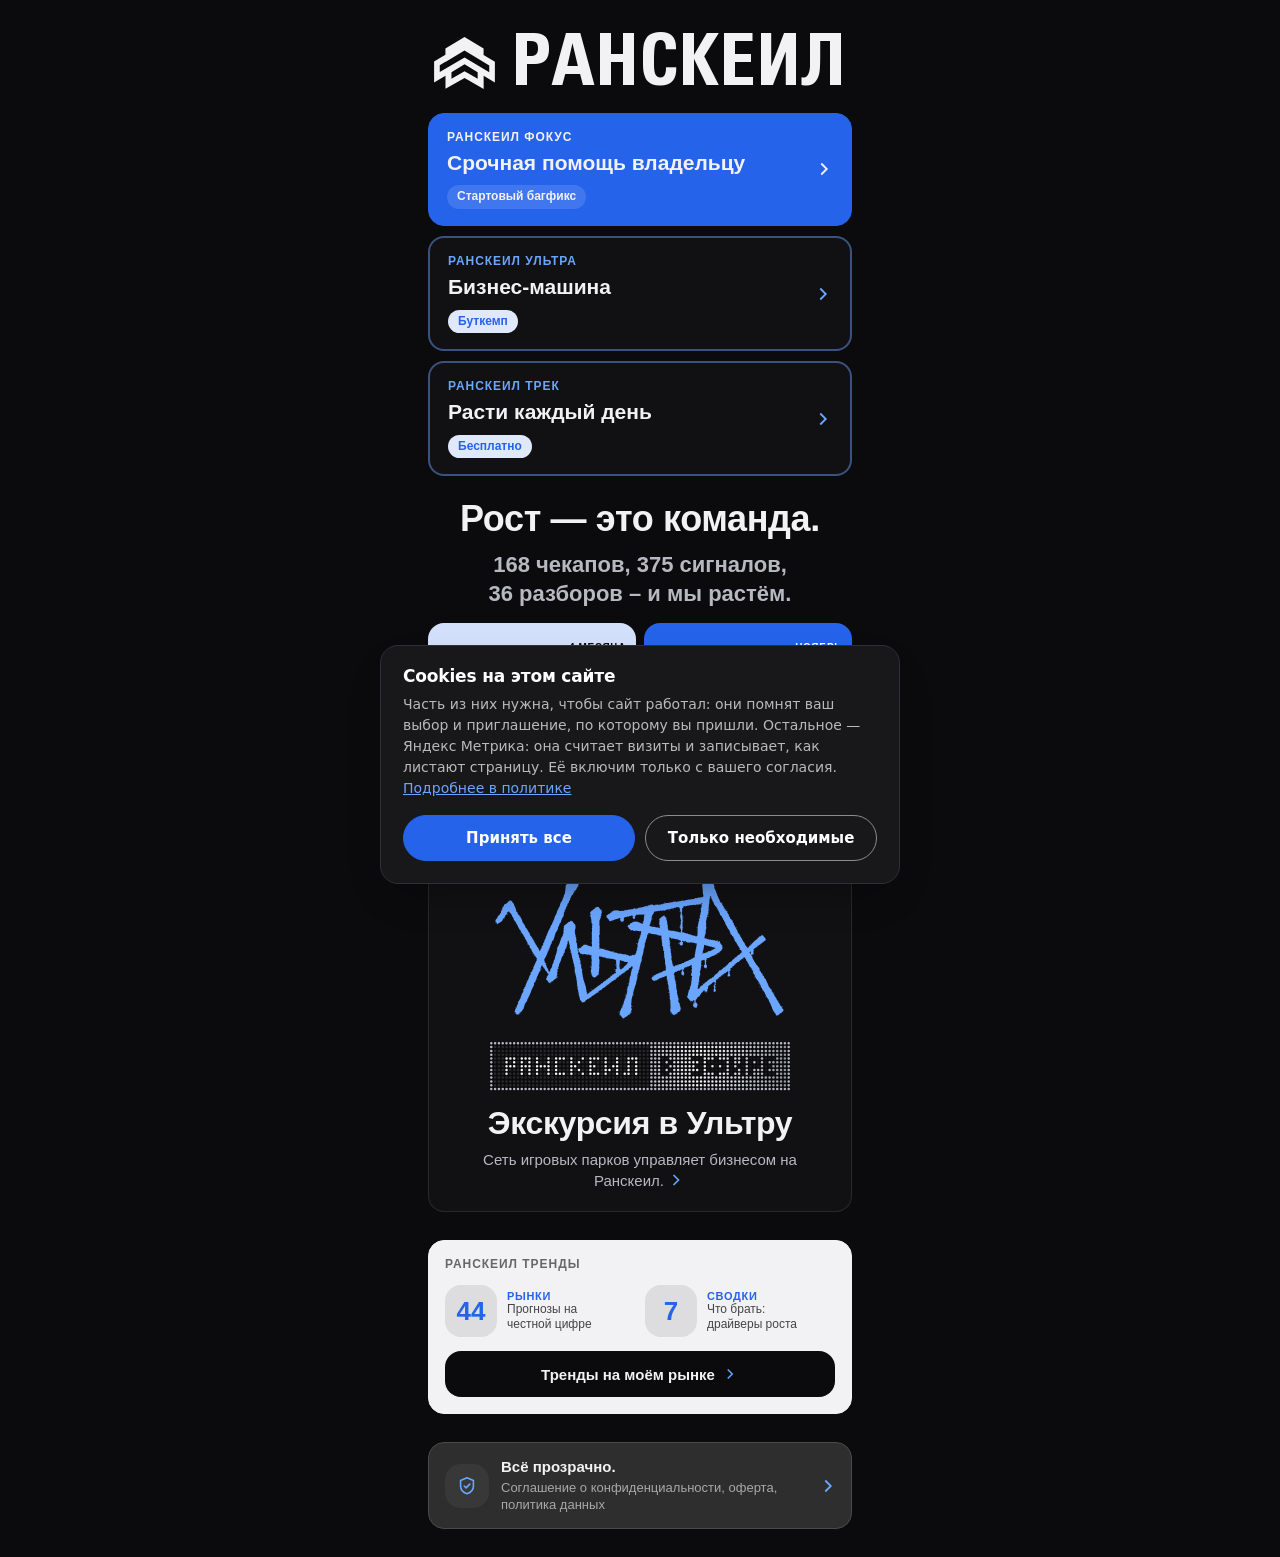
<file: launch/index.html>
<!DOCTYPE html>
<html lang="ru">
<head>
  <meta charset="utf-8">
  <meta name="viewport" content="width=device-width, initial-scale=1, viewport-fit=cover">
  <title>Ранскеил – Рост под контролем</title>
  <meta name="robots" content="noindex">
  <meta name="theme-color" content="#0B0B0D">
  <meta http-equiv="Cache-Control" content="no-cache, no-store, must-revalidate">
  <link rel="icon" href="/favicon.svg" type="image/svg+xml">
  <link rel="icon" href="/favicon.png" sizes="32x32" type="image/png">
  <link rel="apple-touch-icon" href="/apple-touch-icon.png">
  <link rel="stylesheet" href="./door.css?v=7">
</head>
<body>
  <main class="page">
    <div class="mark" role="img" aria-label="Ранскеил"><i></i>РАНСКЕИЛ</div>
    <nav class="stack" aria-label="Как начать"></nav>
    <h1>Рост&nbsp;— это команда.</h1>
    <p class="lead">168 чекапов, 375 сигналов,<br>36 разборов – и мы растём.</p>
    <div class="parks" aria-label="Игровые парки">
      <div class="park"><b class="num">+29%</b><span class="side"><span class="kick">4 месяца</span><span class="chip">выручка</span></span></div>
      <div class="park park--hot"><b class="num">98%</b><span class="side"><span class="kick">ноябрь</span><span class="chip">прогноз</span></span></div>
    </div>
    <div class="tiles" style="margin-top:8px">
      <div class="tile"><b>СИГНАЛЫ</b><strong>375</strong><span>168 чекапов</span></div>
      <div class="tile"><b>РАЗБОРЫ</b><strong>36</strong><span>530 задач</span></div>
    </div>
    <a class="tour" data-door="live">
      <span class="tour-spray" aria-hidden="true"></span>
      <span class="tour-air" aria-hidden="true"></span>
      <strong>Экскурсия в Ультру</strong>
      <span class="tour-line">Сеть игровых парков управляет бизнесом на <span class="keep">Ранскеил.<svg viewBox="0 0 24 24" fill="none" stroke="currentColor" stroke-width="2" aria-hidden="true"><path d="M9 6l6 6-6 6"/></svg></span></span>
    </a>
    <a class="trends" data-door="trends">
      <span class="trends-title">Ранскеил Тренды</span>
      <span class="plates">
        <span class="plate"><span class="sq">44</span><span class="plate-text"><b>Рынки</b><span>Прогнозы на</span><span>честной цифре</span></span></span>
        <span class="plate"><span class="sq">7</span><span class="plate-text"><b>Сводки</b><span>Что брать:</span><span>драйверы роста</span></span></span>
      </span>
      <span class="cta">Тренды на моём рынке<svg viewBox="0 0 24 24" fill="none" stroke="currentColor" stroke-width="2" aria-hidden="true"><path d="M9 6l6 6-6 6"/></svg></span>
    </a>
    <button type="button" class="docs" id="docs-open">
      <span class="docs-ic" aria-hidden="true"><svg viewBox="0 0 24 24" fill="none" stroke="currentColor" stroke-width="1.75" stroke-linecap="round" stroke-linejoin="round"><path d="M12 3 5 6v6c0 4.2 2.7 7.1 7 8.5 4.3-1.4 7-4.3 7-8.5V6l-7-3z"/><path d="m9 12 2 2 4-4"/></svg></span>
      <span class="docs-t"><b>Всё прозрачно.</b><small>Соглашение о конфиденциальности, оферта, политика данных</small></span>
      <svg class="docs-go" viewBox="0 0 24 24" fill="none" stroke="currentColor" stroke-width="2" aria-hidden="true"><path d="M9 6l6 6-6 6"/></svg>
    </button>
  </main>
  <div class="modal" id="docs-modal" hidden>
    <div class="modal-scrim" data-close></div>
    <section class="modal-panel" role="dialog" aria-modal="true" aria-labelledby="docs-title">
      <header class="modal-head">
        <h2 id="docs-title">Всё прозрачно.</h2>
        <button type="button" class="modal-x" id="docs-close" aria-label="Закрыть"><svg viewBox="0 0 24 24" aria-hidden="true"><path d="M6 6l12 12M18 6L6 18" fill="none" stroke="currentColor" stroke-width="2" stroke-linecap="round"/></svg></button>
      </header>
      <div class="legal">
        <a class="row" href="https://ultra.runscale.ru/terms" target="_blank" rel="noopener noreferrer"><span class="ico" aria-hidden="true"><svg viewBox="0 0 24 24" fill="none" stroke="currentColor" stroke-width="1.9" stroke-linecap="round" stroke-linejoin="round"><path d="M14 3H7a2 2 0 0 0-2 2v14a2 2 0 0 0 2 2h10a2 2 0 0 0 2-2V8z"/><path d="M14 3v5h5M8 13h8M8 17h6"/></svg></span><span class="txt"><span class="name">Условия использования</span><span class="sub">Что значит заявка и кто за что отвечает</span></span><svg class="go" viewBox="0 0 24 24" fill="none" stroke="currentColor" stroke-width="2" aria-hidden="true"><path d="M9 6l6 6-6 6"/></svg></a>
        <a class="row" href="https://ultra.runscale.ru/confidentiality" target="_blank" rel="noopener noreferrer"><span class="ico" aria-hidden="true"><svg viewBox="0 0 24 24" fill="none" stroke="currentColor" stroke-width="1.9" stroke-linecap="round" stroke-linejoin="round"><path d="M14 3H7a2 2 0 0 0-2 2v14a2 2 0 0 0 2 2h10a2 2 0 0 0 2-2V8z"/><path d="M14 3v5h5"/><rect x="9" y="13" width="6" height="5" rx="1"/><path d="M10 13v-1a2 2 0 0 1 4 0v1"/></svg></span><span class="txt"><span class="name">Соглашение о конфиденциальности (NDA)</span><span class="sub">Как бережём сведения о бизнесе до и после оплаты</span></span><svg class="go" viewBox="0 0 24 24" fill="none" stroke="currentColor" stroke-width="2" aria-hidden="true"><path d="M9 6l6 6-6 6"/></svg></a>
        <a class="row" href="https://ultra.runscale.ru/policy" target="_blank" rel="noopener noreferrer"><span class="ico" aria-hidden="true"><svg viewBox="0 0 24 24" fill="none" stroke="currentColor" stroke-width="1.9" stroke-linecap="round" stroke-linejoin="round"><path d="M12 3 5 6v6c0 4.2 2.7 7.1 7 8.5 4.3-1.4 7-4.3 7-8.5V6l-7-3z"/><path d="m9 12 2 2 4-4"/></svg></span><span class="txt"><span class="name">Политика обработки данных</span><span class="sub">Какие данные храним, зачем и сколько</span></span><svg class="go" viewBox="0 0 24 24" fill="none" stroke="currentColor" stroke-width="2" aria-hidden="true"><path d="M9 6l6 6-6 6"/></svg></a>
        <a class="row" href="https://ultra.runscale.ru/consent" target="_blank" rel="noopener noreferrer"><span class="ico" aria-hidden="true"><svg viewBox="0 0 24 24" fill="none" stroke="currentColor" stroke-width="1.9" stroke-linecap="round" stroke-linejoin="round"><path d="M4 12a8 8 0 0 1 8-8h1.2a2 2 0 0 1 1.6.8L16 6.5a2 2 0 0 0 1.6.8H19a2 2 0 0 1 2 2V12a8 8 0 1 1-17 0z"/><path d="m9 12 2 2 4-4"/></svg></span><span class="txt"><span class="name">Согласие на обработку данных</span><span class="sub">Что подтверждает галочка в заявке</span></span><svg class="go" viewBox="0 0 24 24" fill="none" stroke="currentColor" stroke-width="2" aria-hidden="true"><path d="M9 6l6 6-6 6"/></svg></a>
        <a class="row" href="https://ultra.runscale.ru/offer" target="_blank" rel="noopener noreferrer"><span class="ico" aria-hidden="true"><svg viewBox="0 0 24 24" fill="none" stroke="currentColor" stroke-width="1.9" stroke-linecap="round" stroke-linejoin="round"><path d="M6 3h12v18l-3-2-3 2-3-2-3 2z"/><path d="M9 8h6M9 12h6"/></svg></span><span class="txt"><span class="name">Оферта Ранскеил Фокус</span><span class="sub">Цена, переносы и возврат денег</span></span><svg class="go" viewBox="0 0 24 24" fill="none" stroke="currentColor" stroke-width="2" aria-hidden="true"><path d="M9 6l6 6-6 6"/></svg></a>
        <button type="button" class="row" id="cookie-settings">
          <span class="ico" aria-hidden="true"><svg viewBox="0 0 24 24" fill="none" stroke="currentColor" stroke-width="1.9" stroke-linecap="round" stroke-linejoin="round"><path d="M12 3a9 9 0 1 0 9 9 3.5 3.5 0 0 1-4-4 3.5 3.5 0 0 1-5-5z"/><path d="M8.5 8.5h.01M16 15.5h.01M12 12h.01"/></svg></span>
          <span class="txt"><span class="name">Cookies и Метрика</span><span class="sub" id="cookie-state">Пока не выбрано</span></span>
          <span class="pill">Настроить</span>
        </button>
        <a class="row row--mail" href="mailto:info@runscale.ru" target="_blank" rel="noopener noreferrer"><span class="ico ico--mail" aria-hidden="true"><svg viewBox="0 0 24 24" fill="none" stroke="currentColor" stroke-width="1.9" stroke-linecap="round" stroke-linejoin="round"><rect x="3" y="5" width="18" height="14" rx="2"/><path d="m4 7 8 6 8-6"/></svg></span><span class="txt"><span class="name name--mail">info@runscale.ru</span><span class="sub">Вопросы о данных — ответим за 10 рабочих дней</span></span><svg class="go" viewBox="0 0 24 24" fill="none" stroke="currentColor" stroke-width="2" aria-hidden="true"><path d="M7 17 17 7M9 7h8v8"/></svg></a>
        <dl class="op">
          <div class="op-who"><dt>Оператор данных</dt><dd>ИП Моторин Павел Анатольевич</dd></div>
          <div><dt>ИНН</dt><dd>772448908064</dd></div>
          <div><dt>ОГРНИП</dt><dd>321774600628846</dd></div>
        </dl>
      </div>
    </section>
  </div>
  <section class="cookie" id="cookie" hidden role="dialog" aria-label="Cookies на этом сайте">
    <p class="cookie-title">Cookies на этом сайте</p>
    <p class="cookie-text">Часть из них нужна, чтобы сайт работал: они помнят ваш выбор и приглашение, по которому вы пришли. Остальное — Яндекс Метрика: она считает визиты и записывает, как листают страницу. Её включим только с вашего согласия. <a href="https://ultra.runscale.ru/legal/policy/policy-2026-10-12/18278bd8caa829bf138e29e2a17622ce41de24463da73949b06faaf41f30bd20#cookies" target="_blank" rel="noopener noreferrer">Подробнее в политике</a></p>
    <div class="cookie-actions">
      <button type="button" class="cookie-btn cookie-btn--main" id="accept">Принять все</button>
      <button type="button" class="cookie-btn" id="necessary">Только необходимые</button>
    </div>
  </section>
  <script type="module">
    import { METRIKA_HOST, METRIKA_ID, doors, escapeHref, launchMark } from './door.js?v=7'
    import { mountTour } from './tour.js?v=7'
    mountTour(document.querySelector('.tour'))
    const CHEV = '<svg class="go" viewBox="0 0 24 24" fill="none" stroke="currentColor" stroke-width="2" aria-hidden="true"><path d="M9 6l6 6-6 6"/></svg>'
    const CARDS = [
      ['focus', 'card card--fill', 'Ранскеил Фокус', 'Срочная помощь владельцу', 'Стартовый багфикс'],
      ['ultra', 'card card--line', 'Ранскеил Ультра', 'Бизнес-машина', 'Буткемп'],
      ['track', 'card card--line', 'Ранскеил Трек', 'Расти каждый день', 'Бесплатно'],
    ]
    const mark = launchMark(location.search)
    const href = doors(mark)
    const nav = document.querySelector('.stack')
    for (const [id, cls, label, title, badge] of CARDS) {
      const a = document.createElement('a')
      a.className = cls
      a.href = href[id]
      a.target = '_blank'
      a.rel = 'noopener noreferrer'
      a.dataset.door = id
      a.innerHTML = `<span class="body"><span class="label">${label}</span><span class="name">${title}</span><span class="badge">${badge}</span></span>${CHEV}`
      nav.appendChild(a)
    }
    for (const id of ['live', 'trends']) {
      const a = document.querySelector(`[data-door="${id}"]`)
      a.href = href[id]
      a.target = '_blank'
      a.rel = 'noopener noreferrer'
    }
    const KEY = 'runscale.ultra.consent.v1'
    function saved() {
      try { return JSON.parse(localStorage.getItem(KEY) || 'null') } catch { return null }
    }
    function goal(name, props) {
      const ym = window.ym
      if (!ym || location.hostname !== METRIKA_HOST) return
      ym(METRIKA_ID, 'reachGoal', name, props)
    }
    // Счётчик 113084253 принимает адреса только ultra.runscale.ru (фильтр only_mirrors).
    // Хит с настоящего адреса x.gderost.ru Метрика выбрасывает, и в Роторе остаются нули.
    // Визит пишется на /launch с той же меткой from: Ротор читает именно её.
    function countedPage() {
      return 'https://ultra.runscale.ru/launch/?from=' + encodeURIComponent(mark)
    }
    function arm() {
      if (location.hostname !== METRIKA_HOST) return
      if (!window.ym) {
        window.ym = function () { (window.ym.a = window.ym.a || []).push(arguments) }
        const s = document.createElement('script')
        s.async = true
        s.src = 'https://mc.yandex.ru/metrika/tag.js?id=' + METRIKA_ID
        document.head.appendChild(s)
        window.ym(METRIKA_ID, 'init', { clickmap: true, trackLinks: true, accurateTrackBounce: true, defer: true })
        window.ym(METRIKA_ID, 'hit', countedPage(), { title: document.title, referer: document.referrer })
      }
      goal('launch_open', { from: mark })
    }
    const cookie = document.getElementById('cookie')
    const modal = document.getElementById('docs-modal')
    const state = document.getElementById('cookie-state')
    function paint() {
      const have = saved()
      state.textContent = have?.decision === 'all' ? 'Приняты все' : have?.decision === 'necessary' ? 'Только необходимые' : 'Пока не выбрано'
    }
    function decide(decision) {
      const before = saved()
      localStorage.setItem(KEY, JSON.stringify({ decision, analytics: decision === 'all', policy: 'policy-2026-10-12', at: new Date().toISOString() }))
      cookie.hidden = true
      paint()
      if (decision === 'all') arm()
      else if (before && before.decision === 'all') window['disableYaCounter' + METRIKA_ID] = true
    }
    function setModal(open) {
      modal.hidden = !open
      document.body.style.overflow = open ? 'hidden' : ''
      if (open) document.getElementById('docs-close').focus()
    }
    paint()
    const have = saved()
    if (have && have.decision === 'all') arm()
    else if (!have) setTimeout(() => { cookie.hidden = false }, 900)
    document.getElementById('accept').onclick = () => decide('all')
    document.getElementById('necessary').onclick = () => decide('necessary')
    document.getElementById('cookie-settings').onclick = () => { cookie.hidden = false }
    document.getElementById('docs-open').onclick = () => setModal(true)
    modal.addEventListener('click', (event) => { if (event.target.closest('[data-close], #docs-close')) setModal(false) })
    document.addEventListener('keydown', (event) => { if (event.key === 'Escape' && !modal.hidden) setModal(false) })
    document.body.addEventListener('click', (event) => {
      const a = event.target.closest('a[href]')
      if (!a) return
      if (a.dataset.door) goal('launch_' + a.dataset.door, { door: a.dataset.door, from: mark })
      const next = escapeHref(a.href, navigator.userAgent)
      if (next === a.href) return
      // Новое окно Instagram снова открывает у себя. Схему грузит это же окно.
      a.target = '_self'
      a.href = next
    })
  </script>
</body>
</html>
</file>
<file: launch/door.css>
:root {
  --bg: #0b0b0d;
  --text: #f2f2f4;
  --text-sec: #b8b9c0;
  --blue: #2563eb;
  --blue-text: #6aa5ff;
  --glass: rgba(20, 20, 24, 0.72);
  --edge: color-mix(in srgb, var(--blue-text) 45%, transparent);
  --soft: color-mix(in srgb, var(--blue) 14%, #fff);
  --park: color-mix(in srgb, var(--blue) 20%, #fff);
  --tile: #17171a;
  color-scheme: dark;
}
* { box-sizing: border-box; }
html, body { margin: 0; background: var(--bg); color: var(--text); }
body {
  font-family: -apple-system, BlinkMacSystemFont, 'Segoe UI', sans-serif;
  min-height: 100vh;
}
@font-face {
  font-family: 'Ranscale Display';
  src: url('../fonts/UniversLTCYR-67BoldCond.woff2') format('woff2');
  font-weight: 700;
  font-display: swap;
}
.page {
  width: min(460px, 100%);
  margin: 0 auto;
  padding: max(28px, env(safe-area-inset-top)) 18px max(28px, env(safe-area-inset-bottom));
}
.mark {
  display: flex;
  justify-content: center;
  align-items: center;
  gap: 0.22em;
  margin: 8px 0 22px;
  font-family: 'Ranscale Display', 'Arial Narrow', Impact, sans-serif;
  font-size: clamp(48px, 14.5vw, 72px);
  font-weight: 700;
  line-height: 0.76;
  letter-spacing: 0;
}
.mark i {
  display: block;
  height: 0.73em;
  width: calc(0.73em * 1080 / 923.72);
  background: currentColor;
  -webkit-mask: url('../brand/runscale_chevron.svg') center / contain no-repeat;
  mask: url('../brand/runscale_chevron.svg') center / contain no-repeat;
}
.stack { display: flex; flex-direction: column; gap: 10px; }
.card {
  display: flex;
  align-items: center;
  gap: 12px;
  padding: 16px 16px 16px 18px;
  border-radius: 16px;
  color: inherit;
  text-decoration: none;
  -webkit-tap-highlight-color: transparent;
}
.card--fill { background: var(--blue); border: 1px solid var(--blue); }
.card--line { background: var(--glass); border: 2px solid var(--edge); }
.body { flex: 1; min-width: 0; display: flex; flex-direction: column; align-items: flex-start; gap: 6px; }
.label {
  font-size: 12px;
  font-weight: 700;
  letter-spacing: 0.08em;
  text-transform: uppercase;
}
.card--line .label { color: var(--blue-text); }
.name { font-size: 21px; font-weight: 700; line-height: 1.22; }
.badge {
  margin-top: 4px;
  padding: 4px 10px;
  border-radius: 999px;
  font-size: 12px;
  font-weight: 600;
  line-height: 1.3;
  white-space: nowrap;
}
.card--fill .badge { background: rgba(255, 255, 255, 0.12); color: var(--text); }
.card--line .badge { background: var(--soft); color: var(--blue); }
.go { flex: none; width: 22px; height: 22px; }
.card--line .go { color: var(--blue-text); }
h1 {
  margin: 22px 0 0;
  text-align: center;
  font-size: clamp(28px, 8vw, 36px);
  font-weight: 800;
  line-height: 1.15;
  letter-spacing: -0.01em;
  white-space: nowrap;
}
.lead {
  margin: 10px auto 14px;
  max-width: 18em;
  text-align: center;
  color: var(--text-sec);
  font-size: clamp(18px, 5.2vw, 22px);
  font-weight: 600;
  line-height: 1.35;
}
.parks, .tiles { display: grid; grid-template-columns: 1fr 1fr; gap: 8px; }
.park, .tile { border-radius: 16px; }
.park {
  min-height: 68px;
  padding: 10px 10px 10px 12px;
  display: flex;
  align-items: center;
  justify-content: space-between;
  gap: 6px;
  background: var(--park);
  color: #0a0a0a;
}
.park--hot { background: var(--blue); color: #fff; }
.num { font-size: clamp(22px, 7vw, 32px); font-weight: 800; letter-spacing: -0.03em; }
.side { display: flex; flex-direction: column; align-items: flex-end; gap: 4px; }
.kick { font-size: 10px; font-weight: 700; letter-spacing: 0.06em; text-transform: uppercase; }
.chip {
  padding: 2px 6px;
  border-radius: 16px;
  background: var(--blue);
  color: #fff;
  font-size: 10px;
  font-weight: 700;
  letter-spacing: 0.04em;
  text-transform: uppercase;
}
.park--hot .chip { background: #0a0a0a; color: var(--park); }
.tile {
  min-height: 132px;
  padding: 14px;
  background: var(--tile);
  display: flex;
  flex-direction: column;
  gap: 8px;
}
.tile b { font-size: 11px; letter-spacing: 0.06em; color: var(--text-sec); }
.tile strong { font-size: 40px; font-weight: 700; letter-spacing: -0.03em; }
.tile span { margin-top: auto; color: var(--text-sec); font-size: 13px; }
.tour {
  display: flex;
  flex-direction: column;
  align-items: center;
  gap: 8px;
  margin-top: 18px;
  padding: 22px 18px 20px;
  border-radius: 16px;
  background: var(--glass);
  border: 1px solid rgba(255, 255, 255, 0.1);
  color: inherit;
  text-align: center;
  text-decoration: none;
}
.tour-spray { display: block; width: min(78%, 320px); margin-bottom: 6px; }
.tour-air { display: block; width: min(78%, 300px); line-height: 0; margin: 2px 0 8px; }
.um { display: block; width: 100%; height: auto; }
.ap { display: block; width: 100%; height: auto; overflow: visible; }
.ap-bed { fill: #0b0b0d; }
.ap-off { fill: #f2f2f4; opacity: 0.13; }
.ap-hole { fill: #f2f2f4; opacity: 0.07; }
.ap-on { fill: #f2f2f4; }
.ap-frame { fill: #b8b9c0; }
.ap-field { fill: url(#ap-metal); }
.ap-m0 { stop-color: #b8b9c0; }
.ap-m1 { stop-color: #f2f2f4; }
.ap-m2 { stop-color: #d7d8dc; }
.ap-m3 { stop-color: #8d9098; }
.tour strong { font-size: clamp(26px, 7.4vw, 32px); font-weight: 800; line-height: 1.1; letter-spacing: -0.01em; }
.tour-line { font-size: 15px; line-height: 1.4; color: var(--text-sec); }
.keep { white-space: nowrap; }
.tour-line svg { display: inline-block; width: 20px; height: 20px; vertical-align: -4px; margin-left: 2px; color: var(--blue-text); }
.trends {
  display: flex;
  flex-direction: column;
  gap: 14px;
  margin-top: 28px;
  padding: 16px;
  border-radius: 16px;
  border: 1px solid var(--text);
  background: var(--text);
  color: var(--bg);
  text-decoration: none;
}
.trends-title { font-size: 12px; font-weight: 700; letter-spacing: 0.08em; text-transform: uppercase; opacity: 0.6; }
.plates { display: grid; grid-template-columns: 1fr 1fr; gap: 10px; }
.plate { display: flex; align-items: center; gap: 10px; min-width: 0; }
.sq {
  flex: none;
  width: 52px;
  height: 52px;
  border-radius: 16px;
  display: inline-flex;
  align-items: center;
  justify-content: center;
  background: color-mix(in srgb, var(--bg) 9%, var(--text));
  color: var(--blue);
  font-size: 26px;
  font-weight: 800;
  line-height: 1;
}
.plate-text { min-width: 0; display: flex; flex-direction: column; }
.plate-text b { font-size: 11px; font-weight: 700; letter-spacing: 0.06em; text-transform: uppercase; color: var(--blue); }
.plate-text span { font-size: 12px; line-height: 1.25; opacity: 0.75; }
.cta {
  display: flex;
  align-items: center;
  justify-content: center;
  gap: 6px;
  min-height: 46px;
  margin: 0;
  border-radius: 16px;
  background: var(--bg);
  color: var(--text);
  font-size: 15px;
  font-weight: 700;
}
.cta svg { width: 18px; height: 18px; color: var(--blue-text); }
@media (max-width: 400px) {
  .sq { width: 44px; height: 44px; font-size: 22px; }
  .plate-text span { font-size: 11px; }
}
.docs {
  display: grid;
  grid-template-columns: 44px minmax(0, 1fr) 18px;
  gap: 12px;
  align-items: center;
  width: 100%;
  margin: 28px 0 0;
  text-align: left;
  border: 1px solid #4a4a4a;
  border-radius: 16px;
  background: #2e2e2e;
  color: #f2f2f2;
  padding: 14px 16px;
  font: inherit;
  cursor: pointer;
}
.docs-ic { width: 44px; height: 44px; border-radius: 16px; background: #383838; display: grid; place-items: center; color: #6aa5ff; }
.docs-ic svg, .docs-go { width: 22px; height: 22px; }
.docs-go { color: #6aa5ff; }
.docs-t { display: grid; gap: 2px; min-width: 0; }
.docs-t b { font-size: 15px; font-weight: 700; line-height: 1.3; }
.docs-t small { font-size: 13px; line-height: 1.35; color: #a8a8a8; }
.docs:focus-visible { outline: 2px solid #2563eb; outline-offset: 2px; }
.modal { position: fixed; inset: 0; z-index: 80; display: flex; align-items: flex-end; justify-content: center; }
.modal[hidden] { display: none; }
.modal-scrim { position: absolute; inset: 0; background: rgba(0, 0, 0, 0.6); }
.modal-panel {
  position: relative;
  width: 100%;
  max-height: 92dvh;
  display: flex;
  flex-direction: column;
  overflow: hidden;
  background: #fff;
  color: #1c1b18;
  border-radius: 18px 18px 0 0;
  padding: 20px 8px max(16px, env(safe-area-inset-bottom));
  font-family: 'SF Pro Display', -apple-system, BlinkMacSystemFont, 'Inter', system-ui, sans-serif;
}
.modal-head { display: flex; align-items: flex-start; gap: 16px; margin: 0 8px 18px; }
.modal-head h2 { flex: 1; margin: 0; padding-left: 44px; text-align: center; font-size: clamp(26px, 7vw, 40px); line-height: 1.05; letter-spacing: -0.02em; }
.modal-x { flex: none; width: 44px; height: 44px; border: 0; border-radius: 12px; background: #eff1f6; color: #1c1b18; display: grid; place-items: center; cursor: pointer; }
.modal-x svg { width: 22px; height: 22px; }
.legal { overflow: auto; margin: 0 16px 12px; border: 1px solid #e2e4eb; border-radius: 22px; background: #fff; }
.row {
  width: 100%;
  display: grid;
  grid-template-columns: 36px minmax(0, 1fr) auto;
  align-items: center;
  gap: 12px;
  min-height: 66px;
  padding: 13px 12px 13px 14px;
  border: 0;
  border-top: 1px solid #e2e4eb;
  background: transparent;
  color: inherit;
  font: inherit;
  text-align: left;
  text-decoration: none;
  cursor: pointer;
}
.legal > :first-child { border-top: 0; }
.ico { width: 36px; height: 36px; border-radius: 11px; display: grid; place-items: center; background: #eff1f6; color: #1d4ed8; }
.ico svg, .row > .go { width: 20px; height: 20px; }
.row > .go { color: #5f6169; }
.txt { display: grid; gap: 3px; min-width: 0; }
.legal .name { font-size: 16px; font-weight: 600; line-height: 1.25; }
.sub { font-size: 13.5px; line-height: 1.35; color: #5f6169; }
.pill { padding: 7px 12px; border-radius: 999px; background: #e7e9f1; font-size: 13px; font-weight: 600; }
.legal .name--mail { color: #1d4ed8; }
.ico--mail { background: #2563eb; color: #fff; }
.op { margin: 0; padding: 14px 14px 16px; background: #eff1f6; display: grid; grid-template-columns: 1fr 1fr; gap: 14px 18px; border-top: 1px solid #e2e4eb; }
.op-who { grid-column: 1 / -1; }
.op dt { margin: 0 0 4px; font-size: 12px; letter-spacing: 0.14em; text-transform: uppercase; color: #5f6169; }
.op dd { margin: 0; font-size: 14px; color: #45433e; font-variant-numeric: tabular-nums; }
.op-who dd { font-size: 15px; color: #1c1b18; font-weight: 500; }
.cookie {
  position: fixed;
  z-index: 9000;
  left: 50%;
  bottom: calc(16px + env(safe-area-inset-bottom, 0px));
  transform: translateX(-50%);
  width: min(520px, calc(100vw - 24px));
  box-sizing: border-box;
  padding: 18px;
  border-radius: 18px;
  background: #18181b;
  border: 1px solid #2f2f34;
  box-shadow: 0 18px 40px -18px rgb(0 0 0 / 45%);
  color: #fff;
  font-family: -apple-system, BlinkMacSystemFont, 'SF Pro Text', 'Inter', system-ui, sans-serif;
}
.cookie[hidden] { display: none; }
.cookie-title { margin: 0 0 8px; font-size: 17px; font-weight: 700; letter-spacing: -0.01em; }
.cookie-text { margin: 0 0 16px; font-size: 14px; line-height: 1.5; color: #bab9b8; }
.cookie-text a { color: #6aa5ff; }
.cookie-actions { display: flex; flex-direction: column; gap: 10px; }
.cookie-btn {
  min-height: 46px;
  padding: 0 16px;
  border-radius: 999px;
  border: 1.5px solid #8d8c89;
  background: transparent;
  color: #fff;
  font: inherit;
  font-size: 15px;
  font-weight: 600;
  cursor: pointer;
}
.cookie-btn--main { border-color: #2563eb; background: #2563eb; }
@media (min-width: 421px) {
  .cookie { padding: 20px 22px 22px; }
  .cookie-actions { flex-direction: row; }
  .cookie-btn { flex: 1; }
}
@media (min-width: 760px) {
  .modal { align-items: center; padding: 24px; }
  .modal-panel { max-width: 640px; max-height: calc(100dvh - 48px); border-radius: 20px; padding: 28px 16px 20px; }
}
</file>
